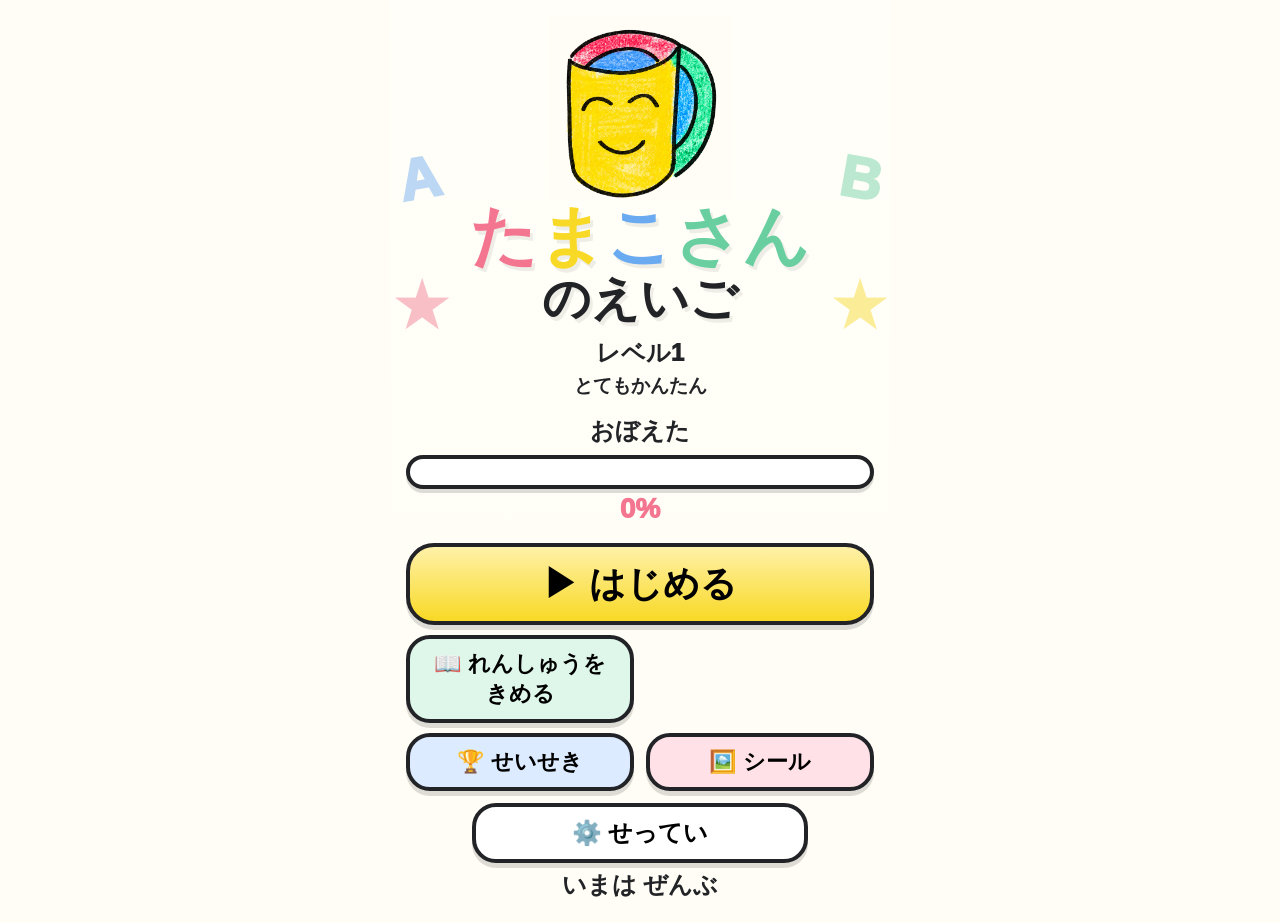
<file: index.html>
﻿<!doctype html>
<html lang="ja">
<head>
  <meta charset="utf-8">
  <meta name="viewport" content="width=device-width,initial-scale=1,viewport-fit=cover">
  <title>たまこさんのえいご</title><link rel="icon" href="data:,">
  <link rel="stylesheet" href="./src/styles.css">
</head>
<body>
  <main class="app">
    <div class="dec a">A</div>
    <div class="dec b">B</div>
    <div class="dec s1">★</div>
    <div class="dec s2">★</div>
    <section id="startScreen" class="screen active">
      <img class="logo" src="./assets/logo/cup_logo_clean.png" alt="たまこさん">
      <div class="title"><div class="main"><span class="c1">た</span><span class="c2">ま</span><span class="c3">こ</span><span class="c4">さん</span></div><span class="sub">のえいご</span></div>
      <div id="levelStatus" class="status"></div>
      <div id="levelSub" class="substatus"></div>
      <div class="learnLabel">おぼえた</div>
      <div class="progressWrap"><div id="progressBar" class="progressBar"></div></div>
      <div id="progressPercent" class="percent"></div>
      <div id="loadStatus" class="loading">よみこみちゅう</div>
      <button id="startBtn" class="btn mainbtn" disabled>▶ はじめる</button>
      <div class="grid2"><button id="toggleCatBtn" class="btn green small" disabled>📖 れんしゅうを<br>きめる</button><button id="reviewBtn" class="btn yellow small hide" disabled>🔁 ふくしゅう</button></div>
      <div class="grid2" style="margin-top:10px"><button id="scoreBtn" class="btn blue small" disabled>🏆 せいせき</button><button id="stickerBtn" class="btn pink small" disabled>🖼️ シール</button></div>
      <button id="settingsBtn" class="btn settingMini" disabled>⚙️ せってい</button>
      <div id="catStatus" class="status"></div>
      <div id="catPanel" class="panel hide"><div class="label">れんしゅう</div><div id="catBtns" class="grid2"></div><button id="randomBtn" class="btn yellow small" style="margin-top:10px">ぜんぶにもどす</button></div>
    </section>
    <section id="gameScreen" class="screen"><div class="qh"><div id="qCount" class="pill"></div><div id="timer" class="timer">10</div><div id="currentLevel" class="pill"></div></div><div id="wordCard" class="wordcard"><div id="kanaText" class="kana"></div><div id="wordText" class="word"></div><button id="listenBtn" class="btn listen">🔊 もういちど</button></div><div id="choices" class="choices"></div><button id="quitBtn" class="btn quit">やめる</button></section>
    <section id="resultScreen" class="screen"><div class="result"><div class="label">おしまい</div><div id="levelUpMsg" class="status" style="font-size:30px"></div><div id="finalScore" class="scorebig"></div><div id="resultMsg" class="status">シールをもらったよ</div><div id="earnedStickerWrap" class="stickerResultWrap"><img id="earnedSticker" class="stickerResult" alt="もらったシール"></div><div id="stickerMsg" class="status" style="font-size:30px"></div></div><button id="againBtn" class="btn mainbtn">もういちど</button><button id="homeBtn" class="btn green">はじめにもどる</button></section>
    <section id="scoreScreen" class="screen"><div class="title" style="margin-top:30px"><div class="main">せいせき</div></div><div id="levelTabs" class="levelTabs"></div><div id="scoreList" class="list"></div><button id="scoreHomeBtn" class="btn green">もどる</button></section>
    <section id="stickerScreen" class="screen"><div class="title" style="margin-top:30px"><div class="main">シール</div></div><div class="result"><div id="stickerCount" class="scorebig hide"></div><div id="stickerGrid" class="sticker-grid"></div></div><button id="stickerHomeBtn" class="btn green">もどる</button></section>
    <section id="settingsScreen" class="screen"><div class="title" style="margin-top:20px"><div class="main">せってい</div></div><div class="panel"><div class="settingBlock"><div class="settingTitle yellow">はつおん</div><div id="pronunciationOptions" class="settingOptions"></div></div><div class="settingBlock"><div class="settingTitle blue">じかん</div><div id="timeOptions" class="settingOptions"></div></div><div class="settingBlock"><div class="settingTitle pink">もんだい</div><div id="questionOptions" class="settingOptions"></div></div><div class="settingBlock supportStampSettings"><div class="settingTitle green">おうえんスタンプ</div><div class="supportNote">しゃしんはこのスマホの中だけに保存されます</div><div id="supportStampPreview" class="supportPreview"></div><input id="supportPhotoInput" class="fileInput" type="file" accept="image/*"><div class="supportActions"><label for="supportPhotoInput" class="btn blue supportChooseLabel">しゃしんをえらぶ</label><button id="supportDeleteBtn" class="btn pink supportDeleteBtn" type="button">けす</button></div><div id="supportStampStatus" class="supportStatus" role="status"></div></div><div id="supportVoiceMount" class="settingBlock supportVoiceSettings"></div></div><button id="settingsHomeBtn" class="btn green">もどる</button></section>
  </main>
  <div id="feedback" class="feedback"><div id="fbWordImage" class="fbWordImage hide"></div><div id="fbCircle" class="circle"></div><div id="fbEmoji" class="bigemoji"></div><div id="fbText" class="fbtext"></div><div id="fbAnswer" class="fbans"></div><div id="fbAnswerSmall" class="fbsmall"></div></div>
  <script src="./src/data/words_en.js"></script>
  <script src="./src/settings.js"></script>
  <script src="./src/state.js"></script>
  <script src="./src/quiz.js"></script>
  <script src="./src/audio.js"></script>
  <script src="./src/supportStamps.js"></script>
  <script src="./src/supportVoice.js"></script>
  <script src="./src/stickers.js"></script>
  <script src="./src/reactionImages.js"></script>
  <script src="./src/app.js"></script>
</body>
</html>
</file>
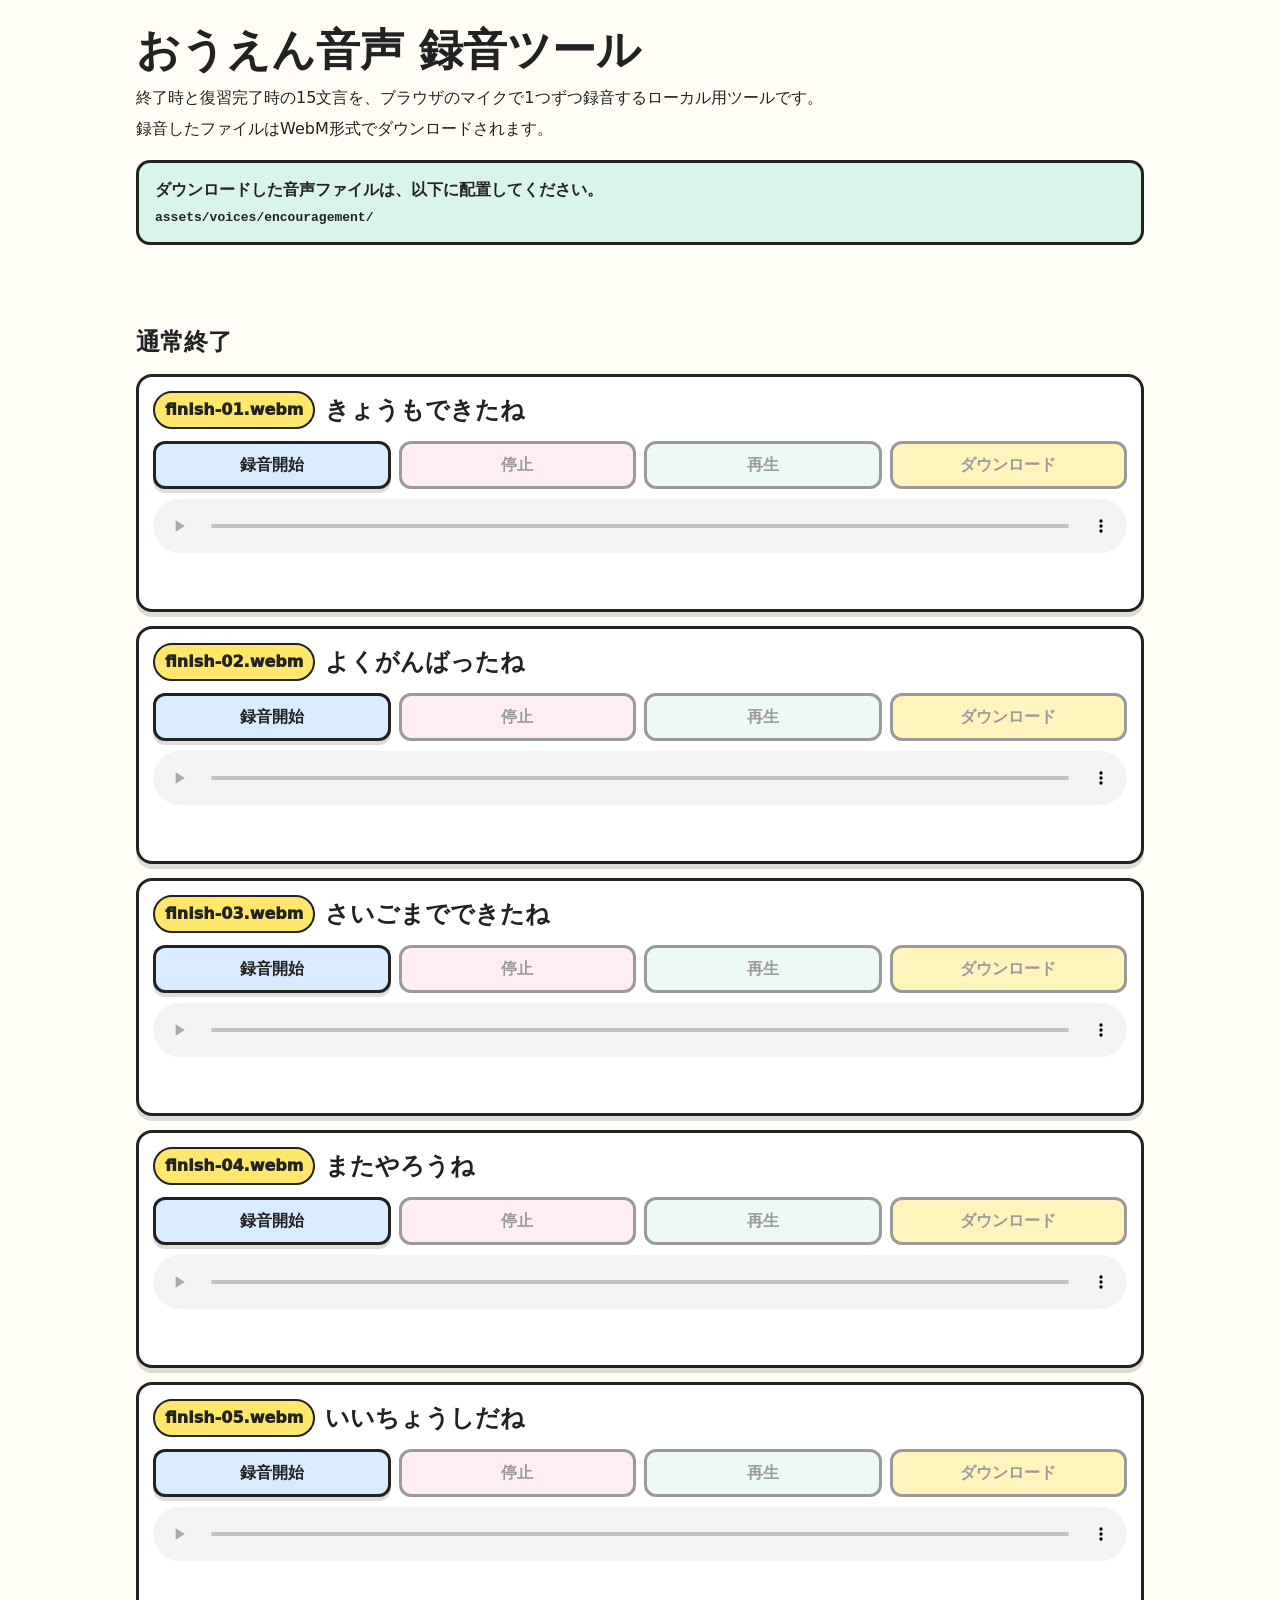
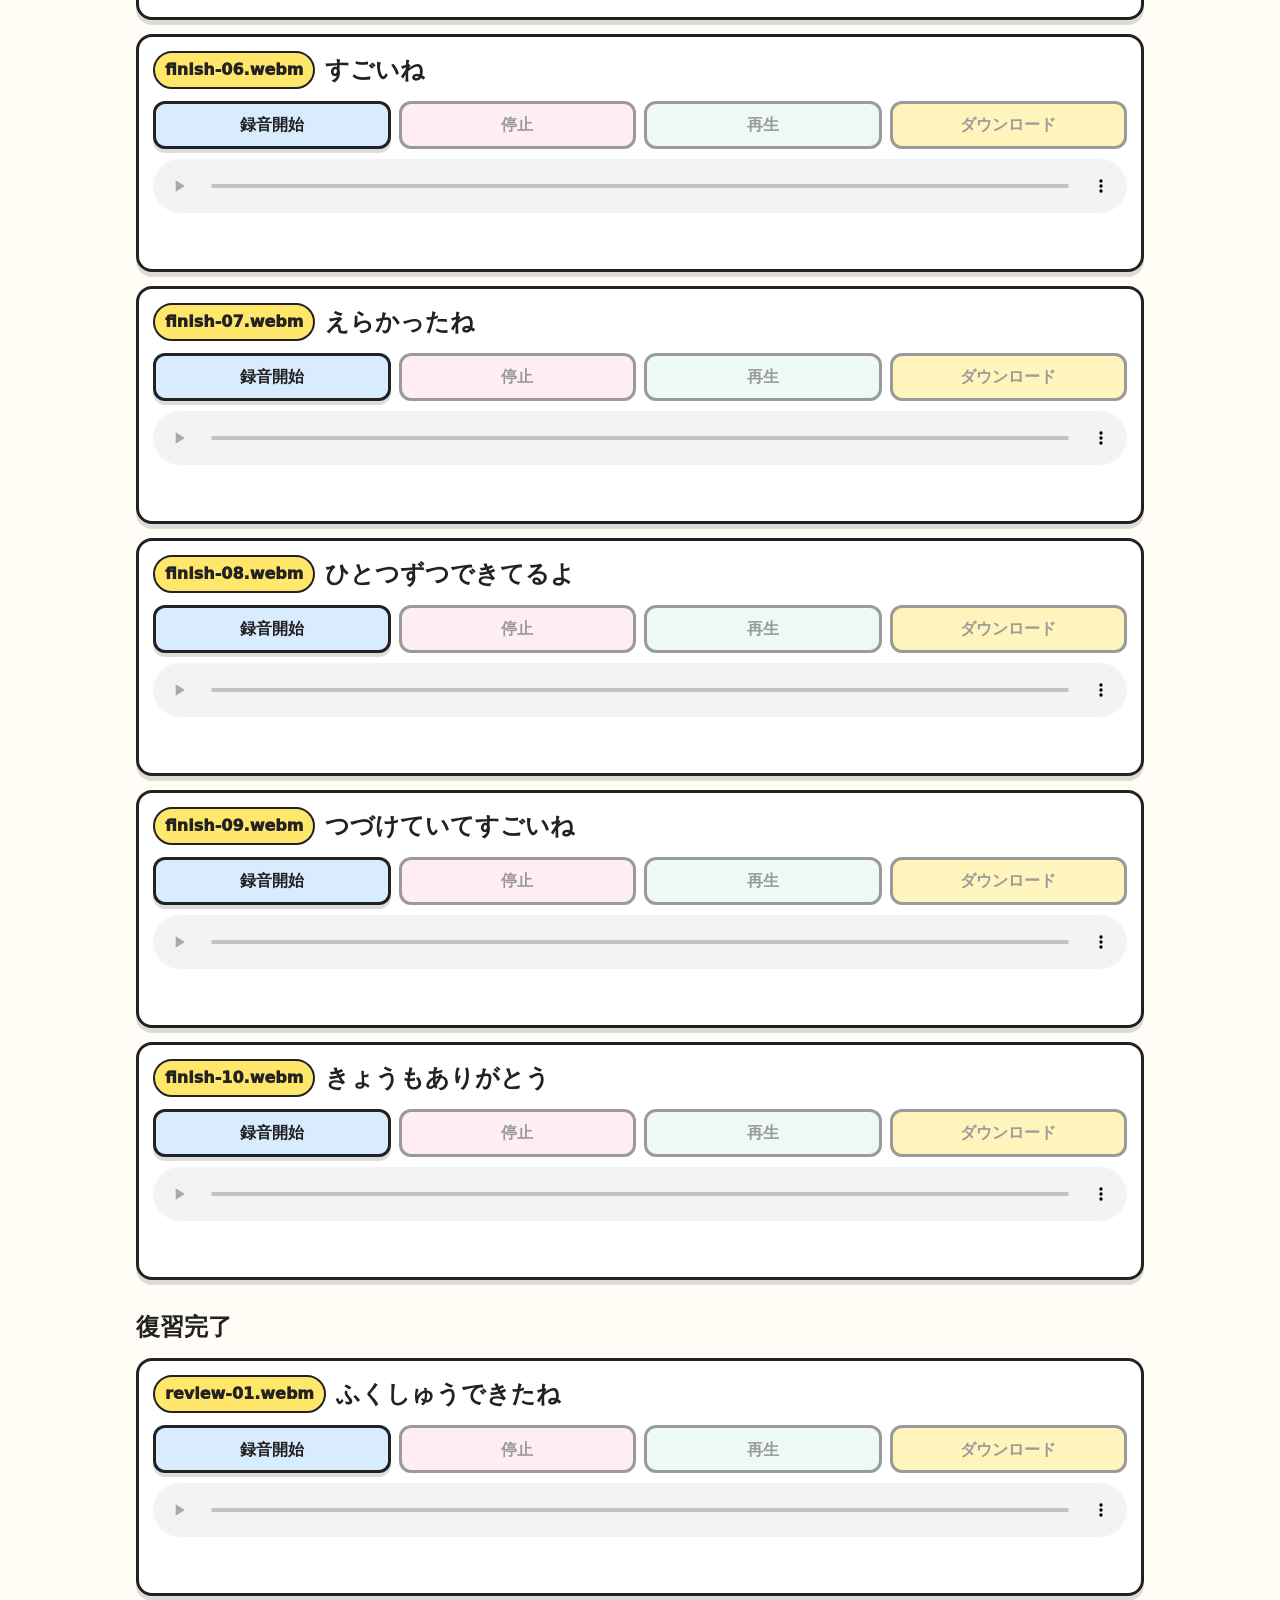
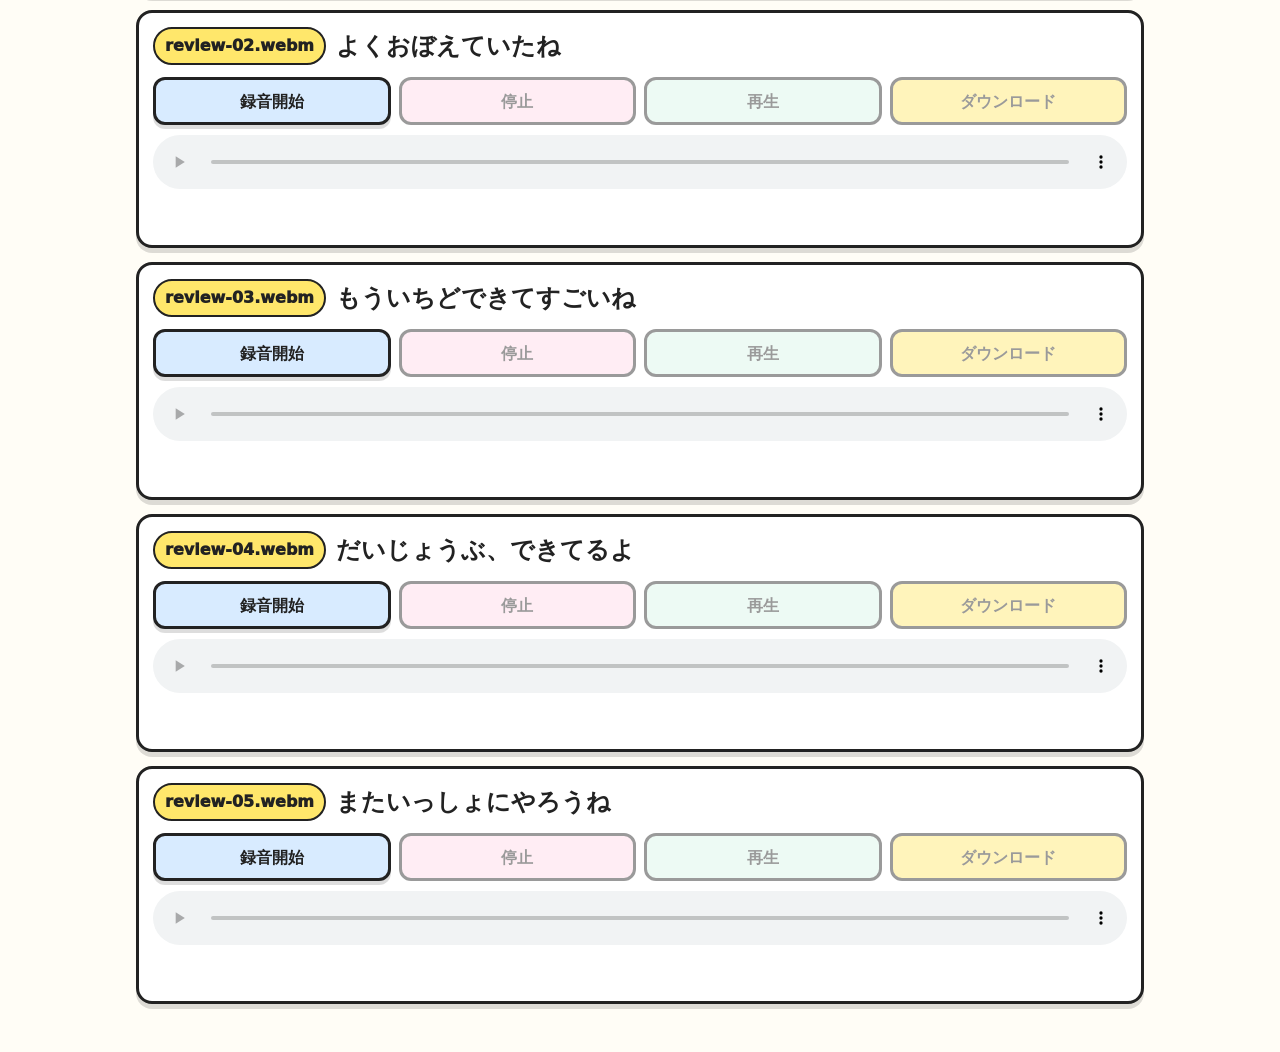
<file: tools/encouragement-recorder.html>
<!doctype html>
<html lang="ja">
<head>
  <meta charset="utf-8">
  <meta name="viewport" content="width=device-width,initial-scale=1">
  <title>おうえん音声 録音ツール</title>
  <link rel="icon" href="data:,">
  <style>
    :root{--ink:#222;--bg:#fffdf6;--card:#fff;--yellow:#ffe76b;--green:#d9f4e8;--blue:#d8ebff;--pink:#ffd8e7}
    *{box-sizing:border-box}
    body{margin:0;background:var(--bg);color:var(--ink);font-family:system-ui,-apple-system,BlinkMacSystemFont,"Segoe UI",sans-serif;line-height:1.6}
    main{width:min(1040px,100%);margin:0 auto;padding:24px 16px 48px}
    h1{margin:0 0 8px;font-size:clamp(28px,5vw,44px);line-height:1.2}
    h2{margin:28px 0 12px;font-size:24px}
    p{margin:6px 0}
    .note{background:var(--green);border:3px solid var(--ink);border-radius:14px;padding:14px 16px;font-weight:800;margin:18px 0}
    .status{min-height:32px;margin:12px 0 18px;font-weight:900;color:#1c6650}
    .grid{display:grid;gap:14px}
    .card{background:var(--card);border:3px solid var(--ink);border-radius:16px;padding:14px;box-shadow:0 5px 0 #0002}
    .meta{display:flex;gap:10px;align-items:center;flex-wrap:wrap;margin-bottom:8px}
    .filename{font-weight:1000;background:var(--yellow);border:2px solid var(--ink);border-radius:999px;padding:4px 10px}
    .phrase{font-size:24px;font-weight:1000}
    .actions{display:grid;grid-template-columns:repeat(4,minmax(0,1fr));gap:8px;margin-top:12px}
    button,.download{appearance:none;border:3px solid var(--ink);border-radius:12px;background:#fff;color:var(--ink);font:inherit;font-weight:1000;min-height:48px;padding:8px 10px;text-align:center;text-decoration:none;box-shadow:0 4px 0 #0002;cursor:pointer}
    button:disabled,.download.disabled{opacity:.45;cursor:not-allowed;box-shadow:none}
    .start{background:var(--blue)}.stop{background:var(--pink)}.play{background:var(--green)}.download{background:var(--yellow);display:flex;align-items:center;justify-content:center}
    audio{width:100%;margin-top:10px}
    .itemStatus{font-weight:800;min-height:26px;margin-top:8px;color:#555}
    .recording .filename{background:var(--pink)}
    @media(max-width:640px){main{padding:18px 10px 32px}.actions{grid-template-columns:repeat(2,minmax(0,1fr))}.phrase{font-size:22px}button,.download{min-height:54px}}
  </style>
</head>
<body>
  <main>
    <h1>おうえん音声 録音ツール</h1>
    <p>終了時と復習完了時の15文言を、ブラウザのマイクで1つずつ録音するローカル用ツールです。</p>
    <p>録音したファイルはWebM形式でダウンロードされます。</p>
    <div class="note">
      ダウンロードした音声ファイルは、以下に配置してください。<br>
      <code>assets/voices/encouragement/</code>
    </div>
    <div id="globalStatus" class="status" role="status"></div>
    <section>
      <h2>通常終了</h2>
      <div id="finishList" class="grid"></div>
    </section>
    <section>
      <h2>復習完了</h2>
      <div id="reviewList" class="grid"></div>
    </section>
  </main>
  <script>
    const items = [
      { group: "finish", id: "finish-01", text: "きょうもできたね" },
      { group: "finish", id: "finish-02", text: "よくがんばったね" },
      { group: "finish", id: "finish-03", text: "さいごまでできたね" },
      { group: "finish", id: "finish-04", text: "またやろうね" },
      { group: "finish", id: "finish-05", text: "いいちょうしだね" },
      { group: "finish", id: "finish-06", text: "すごいね" },
      { group: "finish", id: "finish-07", text: "えらかったね" },
      { group: "finish", id: "finish-08", text: "ひとつずつできてるよ" },
      { group: "finish", id: "finish-09", text: "つづけていてすごいね" },
      { group: "finish", id: "finish-10", text: "きょうもありがとう" },
      { group: "review", id: "review-01", text: "ふくしゅうできたね" },
      { group: "review", id: "review-02", text: "よくおぼえていたね" },
      { group: "review", id: "review-03", text: "もういちどできてすごいね" },
      { group: "review", id: "review-04", text: "だいじょうぶ、できてるよ" },
      { group: "review", id: "review-05", text: "またいっしょにやろうね" }
    ];
    const recordings = new Map();
    let recorder = null;
    let stream = null;
    let activeId = "";
    let chunks = [];
    const globalStatus = document.getElementById("globalStatus");
    const preferredMime = ["audio/webm;codecs=opus", "audio/webm"].find((type) => window.MediaRecorder && MediaRecorder.isTypeSupported(type)) || "";

    function setGlobalStatus(text) {
      globalStatus.textContent = text || "";
    }
    function setItemStatus(id, text) {
      const status = document.querySelector(`[data-status="${id}"]`);
      if (status) status.textContent = text || "";
    }
    function stopStream() {
      if (stream) stream.getTracks().forEach((track) => track.stop());
      stream = null;
    }
    function releaseRecording(id) {
      const prev = recordings.get(id);
      if (prev && prev.url) URL.revokeObjectURL(prev.url);
      recordings.delete(id);
    }
    function updateButtons() {
      document.querySelectorAll(".card").forEach((card) => {
        const id = card.dataset.id;
        const hasRecording = recordings.has(id);
        const isActive = activeId === id && recorder && recorder.state === "recording";
        card.classList.toggle("recording", isActive);
        card.querySelector('[data-action="start"]').disabled = !!recorder;
        card.querySelector('[data-action="stop"]').disabled = !isActive;
        card.querySelector('[data-action="play"]').disabled = !hasRecording || !!recorder;
        const download = card.querySelector('[data-action="download"]');
        download.classList.toggle("disabled", !hasRecording || !!recorder);
        download.setAttribute("aria-disabled", String(!hasRecording || !!recorder));
      });
    }
    async function startRecording(item) {
      if (!navigator.mediaDevices || !navigator.mediaDevices.getUserMedia || !window.MediaRecorder) {
        setGlobalStatus("このブラウザでは録音できません。Chromeなどで開いてください。");
        return;
      }
      try {
        releaseRecording(item.id);
        stream = await navigator.mediaDevices.getUserMedia({ audio: true });
        chunks = [];
        activeId = item.id;
        recorder = new MediaRecorder(stream, preferredMime ? { mimeType: preferredMime } : undefined);
        recorder.ondataavailable = (event) => {
          if (event.data && event.data.size) chunks.push(event.data);
        };
        recorder.onstop = () => finishRecording(item);
        recorder.start();
        setGlobalStatus("録音中です。読み終わったら停止してください。");
        setItemStatus(item.id, "録音中");
        updateButtons();
      } catch (error) {
        stopStream();
        recorder = null;
        activeId = "";
        setGlobalStatus("マイクを使えませんでした。ブラウザの許可を確認してください。");
        updateButtons();
      }
    }
    function stopRecording() {
      if (recorder && recorder.state === "recording") {
        recorder.stop();
        setGlobalStatus("録音を止めています。");
      }
    }
    function finishRecording(item) {
      const blob = new Blob(chunks, { type: recorder && recorder.mimeType ? recorder.mimeType : "audio/webm" });
      const url = URL.createObjectURL(blob);
      recordings.set(item.id, { blob, url });
      const card = document.querySelector(`[data-id="${item.id}"]`);
      if (card) {
        const audio = card.querySelector("audio");
        audio.src = url;
        const download = card.querySelector('[data-action="download"]');
        download.href = url;
        download.download = `${item.id}.webm`;
      }
      stopStream();
      recorder = null;
      activeId = "";
      chunks = [];
      setGlobalStatus("録音できました。再生して確認できます。");
      setItemStatus(item.id, `${item.id}.webm をダウンロードできます`);
      updateButtons();
    }
    function playRecording(item) {
      const card = document.querySelector(`[data-id="${item.id}"]`);
      const audio = card && card.querySelector("audio");
      if (!audio || !recordings.has(item.id)) return;
      audio.currentTime = 0;
      const play = audio.play();
      if (play && play.catch) play.catch(() => setItemStatus(item.id, "再生できませんでした"));
    }
    function downloadRecording(event, item) {
      if (!recordings.has(item.id) || recorder) {
        event.preventDefault();
        setItemStatus(item.id, "先に録音してください");
      }
    }
    function renderCard(item) {
      const card = document.createElement("article");
      card.className = "card";
      card.dataset.id = item.id;
      card.innerHTML = `
        <div class="meta"><span class="filename">${item.id}.webm</span><span class="phrase">${item.text}</span></div>
        <div class="actions">
          <button class="start" type="button" data-action="start">録音開始</button>
          <button class="stop" type="button" data-action="stop" disabled>停止</button>
          <button class="play" type="button" data-action="play" disabled>再生</button>
          <a class="download disabled" href="#" data-action="download" aria-disabled="true">ダウンロード</a>
        </div>
        <audio controls></audio>
        <div class="itemStatus" data-status="${item.id}" role="status"></div>
      `;
      card.querySelector('[data-action="start"]').addEventListener("click", () => startRecording(item));
      card.querySelector('[data-action="stop"]').addEventListener("click", stopRecording);
      card.querySelector('[data-action="play"]').addEventListener("click", () => playRecording(item));
      card.querySelector('[data-action="download"]').addEventListener("click", (event) => downloadRecording(event, item));
      return card;
    }
    function render() {
      document.getElementById("finishList").append(...items.filter((item) => item.group === "finish").map(renderCard));
      document.getElementById("reviewList").append(...items.filter((item) => item.group === "review").map(renderCard));
      if (!window.MediaRecorder) setGlobalStatus("このブラウザではMediaRecorderを使えません。Chromeなどで開いてください。");
      updateButtons();
    }
    render();
    window.addEventListener("beforeunload", () => {
      stopStream();
      recordings.forEach((recording) => URL.revokeObjectURL(recording.url));
    });
  </script>
</body>
</html>
</file>
<file: src/styles.css>
﻿:root{--bg:#fffdf6;--ink:#222326;--yellow:#f8d925;--ys:#fff1a8;--blue:#69aaf0;--bs:#dcebff;--green:#69cfa0;--gs:#dff7ea;--pink:#f3758f;--ps:#ffe1e7}*{box-sizing:border-box}body{margin:0;background:var(--bg);color:var(--ink);font-family:-apple-system,BlinkMacSystemFont,"Hiragino Maru Gothic ProN","Yu Gothic",sans-serif;user-select:none}button{font:inherit}.app{max-width:500px;min-height:100dvh;margin:0 auto;padding:14px 16px 22px;position:relative;overflow:hidden;background:linear-gradient(#fffef8,#fffdf5)}.screen{display:none;min-height:calc(100dvh - 36px)}.active{display:flex;flex-direction:column;align-items:center}.dec{position:absolute;font-weight:1000;opacity:.45;z-index:0;pointer-events:none}.a{left:8px;top:145px;color:var(--blue);font-size:58px;transform:rotate(-10deg)}.b{right:8px;top:145px;color:var(--green);font-size:58px;transform:rotate(10deg)}.s1{left:4px;top:270px;color:var(--pink);font-size:54px}.s2{right:4px;top:270px;color:var(--yellow);font-size:54px}.logo{z-index:1;width:min(185px,41vw);height:auto;margin:2px auto;display:block;border:0;box-shadow:none;filter:none}.title{text-align:center;font-weight:1000;line-height:1;margin:0 0 8px;z-index:1}.main{font-size:clamp(46px,10.5vw,66px);text-shadow:3px 4px 0 #0001}.sub{display:block;margin-top:6px;font-size:clamp(34px,8vw,48px);text-shadow:3px 4px 0 #0001}.c1{color:var(--pink)}.c2{color:var(--yellow)}.c3{color:var(--blue)}.c4{color:var(--green)}.status{margin:6px 0 0;font-size:24px;font-weight:1000;text-align:center}.substatus{font-size:19px;font-weight:900;text-align:center;margin:4px 0 0}.learnLabel{margin-top:16px;font-size:24px;font-weight:1000}.progressWrap{width:100%;height:34px;border:4px solid var(--ink);border-radius:999px;background:white;margin:8px 0 4px;overflow:hidden;box-shadow:0 4px 0 #0002}.progressBar{height:100%;width:0%;background:linear-gradient(90deg,var(--green),var(--yellow));border-radius:999px}.percent{font-size:28px;font-weight:1000;color:var(--pink);margin-bottom:4px}.btn{width:100%;min-height:62px;border:4px solid var(--ink);border-radius:24px;background:white;box-shadow:0 5px 0 #0002;display:flex;align-items:center;justify-content:center;gap:10px;font-size:24px;font-weight:1000;padding:10px 14px}.btn:active{transform:translateY(3px);box-shadow:0 2px 0 #0002}.mainbtn{min-height:82px;margin:14px 0 10px;font-size:36px;border-radius:28px;background:linear-gradient(var(--ys),var(--yellow))}.green{background:var(--gs)}.blue{background:var(--bs)}.pink{background:var(--ps)}.yellow{background:var(--ys)}.small{min-height:58px;font-size:22px}.grid2{width:100%;display:grid;grid-template-columns:1fr 1fr;gap:12px}.panel{width:100%;border:4px solid var(--ink);border-radius:30px;background:#fffffff7;padding:14px;box-shadow:0 6px 0 #0002;margin-top:12px}.label{text-align:center;font-size:24px;font-weight:1000;margin:4px 0 10px}.hide{display:none!important}.selected{background:var(--ys)!important;outline:5px solid var(--pink)}.qh{width:100%;display:grid;grid-template-columns:1fr 78px 1fr;gap:8px;align-items:center;margin:6px 0 12px}.pill{min-height:48px;border:3px solid var(--ink);border-radius:999px;background:var(--bs);display:flex;align-items:center;justify-content:center;font-size:20px;font-weight:1000}.timer{width:78px;height:78px;border-radius:50%;border:5px solid var(--ink);background:var(--ys);display:flex;align-items:center;justify-content:center;box-shadow:0 5px 0 #0002;font-size:34px;font-weight:1000}.wordcard{width:100%;min-height:245px;border:5px solid var(--ink);border-radius:34px;background:linear-gradient(#fff,var(--bs));box-shadow:0 6px 0 #0002;display:flex;flex-direction:column;align-items:center;justify-content:center;padding:18px 12px;margin-bottom:14px}.kana{font-size:clamp(34px,9vw,50px);font-weight:1000;color:var(--pink)}.word{font-size:clamp(60px,16vw,92px);font-weight:1000;line-height:1}.listen{margin-top:12px;width:auto;min-height:50px;padding:6px 22px;border-width:3px;border-radius:20px;font-size:22px;background:var(--gs)}.choices{width:100%;display:grid;gap:12px}.choice{min-height:74px;font-size:32px}.quit{position:static;align-self:flex-end;width:auto;min-width:112px;min-height:54px;margin:0 0 calc(10px + env(safe-area-inset-bottom));padding:8px 18px;border-radius:22px;font-size:22px;background:var(--ps);z-index:auto}.feedback{position:fixed;inset:0;background:#fffdf6f0;z-index:20;display:none;align-items:center;justify-content:center;flex-direction:column;padding:20px;text-align:center}.feedback.show{display:flex}.circle{font-size:clamp(110px,32vw,190px);font-weight:1000;color:var(--pink)}.bigemoji{font-size:clamp(80px,24vw,145px)}.fbtext{font-size:44px;font-weight:1000}.fbans{margin-top:8px;font-size:32px;font-weight:1000}.fbsmall{margin-top:4px;font-size:26px;font-weight:900;color:var(--blue)}.result{width:100%;border:5px solid var(--ink);border-radius:32px;background:linear-gradient(var(--ys),#fff);box-shadow:0 6px 0 #0002;text-align:center;padding:20px 14px;margin:16px 0 14px}.scorebig{font-size:64px;font-weight:1000;color:var(--pink);margin:6px 0}.stickerResult{width:min(280px,72vw);height:auto;margin:8px auto;border-radius:24px;display:block}.list{width:100%;display:flex;flex-direction:column;gap:10px;margin:12px 0}.row{width:100%;min-height:62px;border:4px solid var(--ink);border-radius:22px;background:white;box-shadow:0 4px 0 #0002;display:flex;align-items:center;justify-content:space-between;padding:10px 14px;font-size:25px;font-weight:1000}.levelTabs{width:100%;display:grid;grid-template-columns:repeat(3,1fr);gap:8px;margin:8px 0}.tab{min-height:48px;font-size:18px;border-width:3px;border-radius:18px}.sticker-grid{display:grid;grid-template-columns:repeat(2,1fr);gap:12px;width:100%;margin-top:12px}.sticker-cell{border:3px solid var(--ink);border-radius:18px;background:#fff;padding:6px;display:flex;align-items:center;justify-content:center;min-height:132px;overflow:hidden}.sticker-cell img{width:100%;height:auto;display:block;border-radius:14px}@media(max-height:760px){.logo{width:min(145px,32vw)}.main{font-size:clamp(38px,8.5vw,54px)}.sub{font-size:clamp(28px,7vw,38px)}.a,.b{top:120px}.s1,.s2{top:230px}}

.settingMini{width:72%;min-height:54px;margin:12px auto 0;font-size:24px;background:#fff}
.settingBlock{width:100%;margin:10px 0 14px}
.settingTitle{width:100%;min-height:48px;border:3px solid var(--ink);border-radius:18px;display:flex;align-items:center;justify-content:center;font-size:24px;font-weight:1000;margin-bottom:8px}
.settingOptions{display:grid;gap:9px;width:100%}
.settingOption{min-height:58px;font-size:24px;justify-content:flex-start;padding-left:22px}
.settingOption .mark{width:34px;display:inline-flex;justify-content:center;margin-right:10px}
.settingOption.selectedSetting{background:var(--gs)!important;outline:4px solid var(--green)}

.loading{width:100%;margin-top:16px;text-align:center;font-size:24px;font-weight:1000}
.errorBox{width:100%;border:4px solid var(--ink);border-radius:24px;background:var(--ps);padding:14px;text-align:center;font-size:22px;font-weight:1000;line-height:1.5}
.choice[disabled]{opacity:.82}
@supports (-webkit-touch-callout:none){.btn{touch-action:manipulation}}

html,body{overflow-x:hidden}.app{width:100%}.grid2{grid-template-columns:minmax(0,1fr) minmax(0,1fr)}.btn{min-width:0}.small{font-size:clamp(18px,5.2vw,22px)}
/* iPhone Safari: keep the quit button in the normal quiz layout below choices. */
#gameScreen{padding-bottom:calc(18px + env(safe-area-inset-bottom))}
.choices{margin-bottom:18px}
.quit{position:static;align-self:flex-end;width:auto;min-width:112px;min-height:54px;margin:0 0 calc(10px + env(safe-area-inset-bottom));padding:8px 18px;border-radius:22px;font-size:22px;background:var(--ps);z-index:auto}
@media(max-height:760px){.wordcard{min-height:210px}.choice{min-height:66px;font-size:28px}.choices{gap:10px;margin-bottom:16px}.quit{min-height:50px;font-size:20px}}

@media(max-height:700px){.choices{gap:8px;margin-bottom:10px}.choice{min-height:64px;font-size:26px}.quit{min-height:46px;font-size:19px}}


.supportStampSettings{margin-top:18px}
.supportNote{font-size:18px;font-weight:900;line-height:1.5;text-align:center;background:var(--bs);border:3px solid var(--ink);border-radius:18px;padding:10px;margin:8px 0 12px}
.supportPreview{width:100%;min-height:178px;border:3px dashed var(--green);border-radius:24px;background:#fff;display:flex;align-items:center;justify-content:center;padding:12px;margin-bottom:12px}
.supportEmptyPreview{font-size:22px;font-weight:1000;color:var(--green);text-align:center}
.fileInput{position:absolute;width:1px;height:1px;overflow:hidden;clip:rect(0 0 0 0);clip-path:inset(50%);white-space:nowrap}
.supportActions{display:grid;grid-template-columns:minmax(0,1fr) minmax(96px,.55fr);gap:10px;width:100%}
.supportChooseLabel,.supportDeleteBtn{min-height:58px;font-size:22px;text-align:center;cursor:pointer}
.supportDeleteBtn.disabledBtn{opacity:.45;transform:none;box-shadow:0 5px 0 #0002}
.supportStatus{min-height:30px;margin-top:8px;text-align:center;font-size:20px;font-weight:1000;color:var(--pink)}
.stickerResultWrap{width:min(300px,76vw);margin:8px auto;display:flex;align-items:center;justify-content:center}
.supportStamp{width:min(280px,72vw);min-height:214px;border:5px solid var(--ink);border-radius:34px;background:linear-gradient(160deg,#fff,var(--ps) 52%,var(--bs));box-shadow:0 8px 0 #0002;display:flex;flex-direction:column;align-items:center;justify-content:center;padding:16px 12px 18px;position:relative;overflow:hidden}
.supportStamp:before{content:"";position:absolute;inset:8px;border:4px solid #fff8;border-radius:28px;pointer-events:none}
.supportStampSpecial{background:linear-gradient(160deg,#fff8c8,var(--yellow) 52%,#fff4ac);border-color:#2a2510}
.supportPhoto{width:126px;height:126px;border-radius:50%;object-fit:cover;border:6px solid #fff;box-shadow:0 0 0 5px var(--green),0 6px 0 #0002;background:#fff;position:relative;z-index:1}
.supportStampSpecial .supportPhoto{box-shadow:0 0 0 5px #f0b90b,0 0 0 10px #fff5b8,0 6px 0 #0002}
.supportBubble{margin-top:12px;max-width:100%;border:4px solid var(--ink);border-radius:999px;background:#fff;padding:8px 14px;font-size:24px;font-weight:1000;line-height:1.2;text-align:center;position:relative;z-index:1}
.supportSparkle{position:absolute;inset:10px;display:flex;align-items:flex-start;justify-content:center;font-size:20px;font-weight:1000;color:#9a6d00;letter-spacing:0;z-index:0}
.supportSparkle:before,.supportSparkle:after{content:"★";position:absolute;font-size:46px;color:#fff2a6;text-shadow:0 3px 0 #0001}.supportSparkle:before{left:12px;top:46px}.supportSparkle:after{right:12px;bottom:46px}
.supportStampCompact{width:100%;min-height:128px;border-radius:20px;padding:10px 8px}.supportStampCompact .supportPhoto{width:72px;height:72px;border-width:4px;box-shadow:0 0 0 4px var(--green),0 4px 0 #0002}.supportStampCompact .supportBubble{font-size:18px;padding:6px 10px;border-width:3px;margin-top:8px}.supportStampPreviewStamp{width:min(240px,66vw);min-height:178px}.supportStampPreviewStamp .supportPhoto{width:102px;height:102px}.supportStampPreviewStamp .supportBubble{font-size:22px}
.support-sticker-cell{padding:8px}.support-sticker-cell .supportStamp{width:100%}
@media(max-width:380px){.supportActions{grid-template-columns:1fr}.supportBubble{font-size:22px}.supportStamp{min-height:204px}.supportPhoto{width:116px;height:116px}}

.supportVoiceSettings{margin-top:18px}
.supportVoiceBox{width:100%}
.voiceModeOptions{margin-bottom:10px}
.voiceUsageGrid{display:grid;grid-template-columns:repeat(3,minmax(0,1fr));gap:8px;margin:10px 0 12px}
.voiceCheck,.voiceConsent{border:3px solid var(--ink);border-radius:18px;background:#fff;box-shadow:0 3px 0 #0001;display:flex;align-items:center;gap:8px;font-size:20px;font-weight:1000;line-height:1.25}
.voiceCheck{justify-content:center;min-height:50px;padding:8px}
.voiceConsent{min-height:54px;padding:10px 12px;margin-top:8px}
.voiceCheck input,.voiceConsent input{width:24px;height:24px;flex:0 0 auto;accent-color:#69cfa0}
.voiceSample{border:3px dashed var(--blue);border-radius:18px;background:#fff;padding:10px 12px;margin:10px 0;font-size:18px;font-weight:900;line-height:1.5;text-align:center}
.voiceActions{margin-top:8px}
.voicePreviewBtn,.voiceSaveBtn{min-height:56px;margin-top:9px;font-size:22px}
.voicePreviewBtn[disabled],.voiceSaveBtn[disabled],.voiceActions .btn[disabled]{opacity:.45;transform:none;box-shadow:0 5px 0 #0002}
@media(max-width:380px){.voiceUsageGrid{grid-template-columns:1fr}.voiceCheck{justify-content:flex-start;padding-left:14px}}

.fbWordImage{width:min(220px,58vw);border:4px solid var(--ink);border-radius:24px;background:#fff;box-shadow:0 5px 0 #0002;padding:8px;margin-bottom:8px;display:flex;align-items:center;justify-content:center}
.fbWordImage img{display:block;max-width:100%;max-height:min(190px,26dvh);object-fit:contain;border-radius:16px}
.feedback .bigemoji:empty,.feedback .fbans:empty,.feedback .fbsmall:empty{display:none}
.feedback.simpleFeedback .circle{font-size:clamp(62px,18vw,92px);line-height:1;margin:2px 0}
.feedback.simpleFeedback .fbtext{font-size:clamp(34px,10vw,52px);line-height:1.12;font-weight:1000;margin-top:4px}
.feedback.simpleFeedback .fbsmall{font-size:clamp(18px,5.4vw,26px);line-height:1.2;font-weight:900;color:var(--blue);margin-top:6px}
@media(max-height:700px){.fbWordImage{width:min(170px,46vw);padding:6px;margin-bottom:6px}.fbWordImage img{max-height:132px}.feedback.simpleFeedback .circle{font-size:54px}.feedback.simpleFeedback .fbtext{font-size:38px}.feedback.simpleFeedback .fbsmall{font-size:20px}}
</file>
